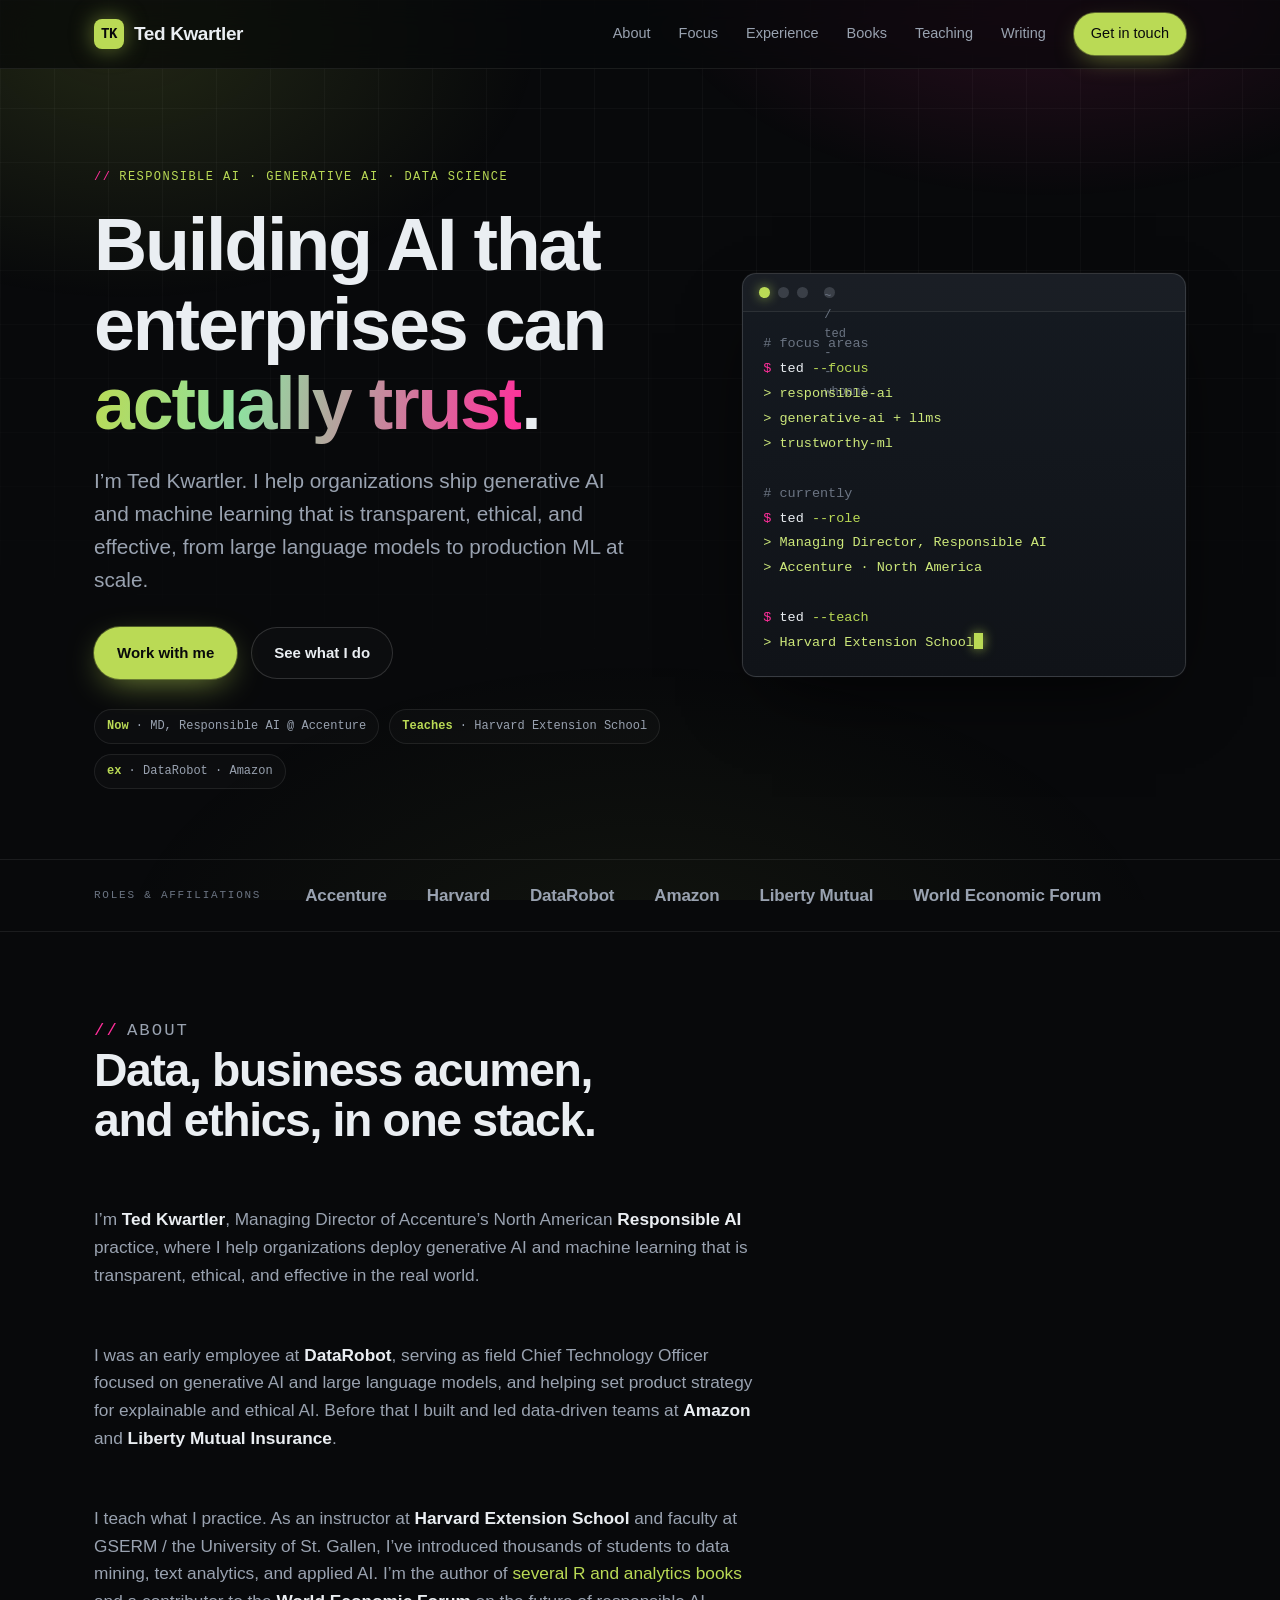
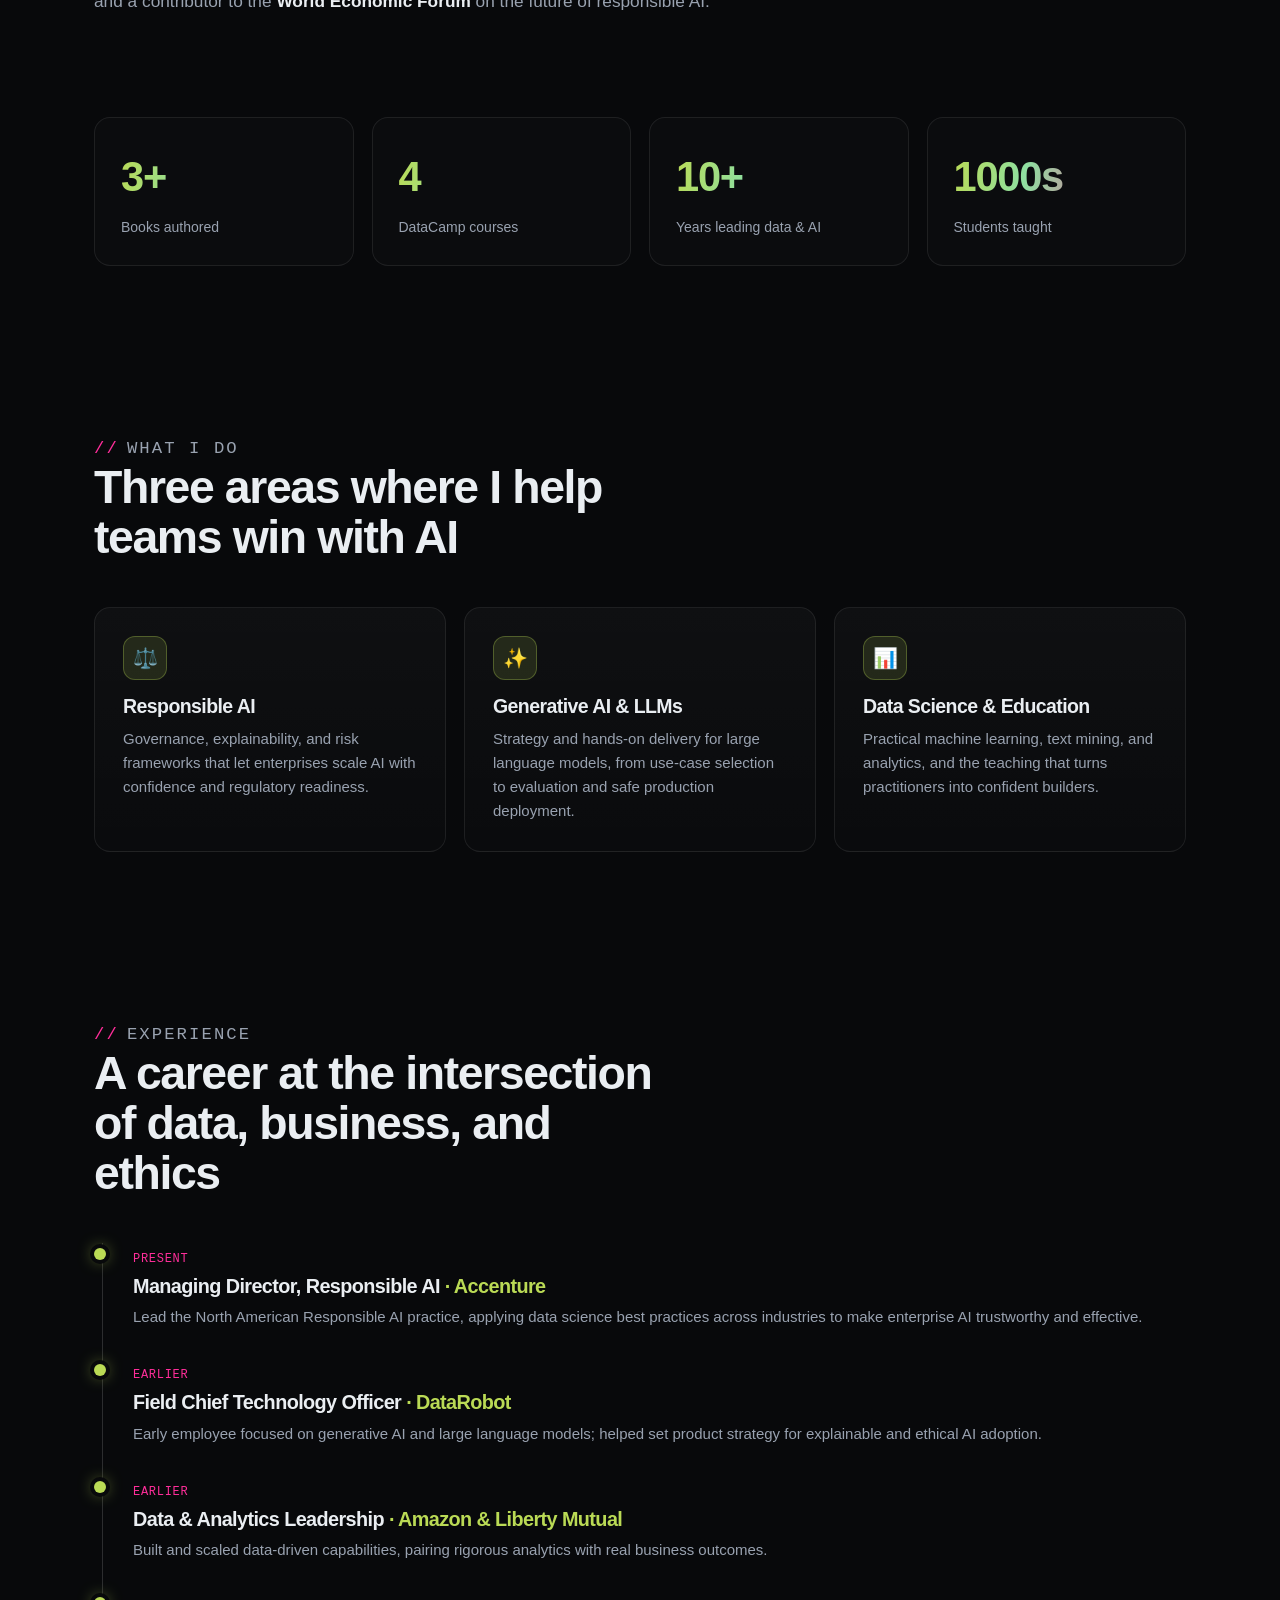
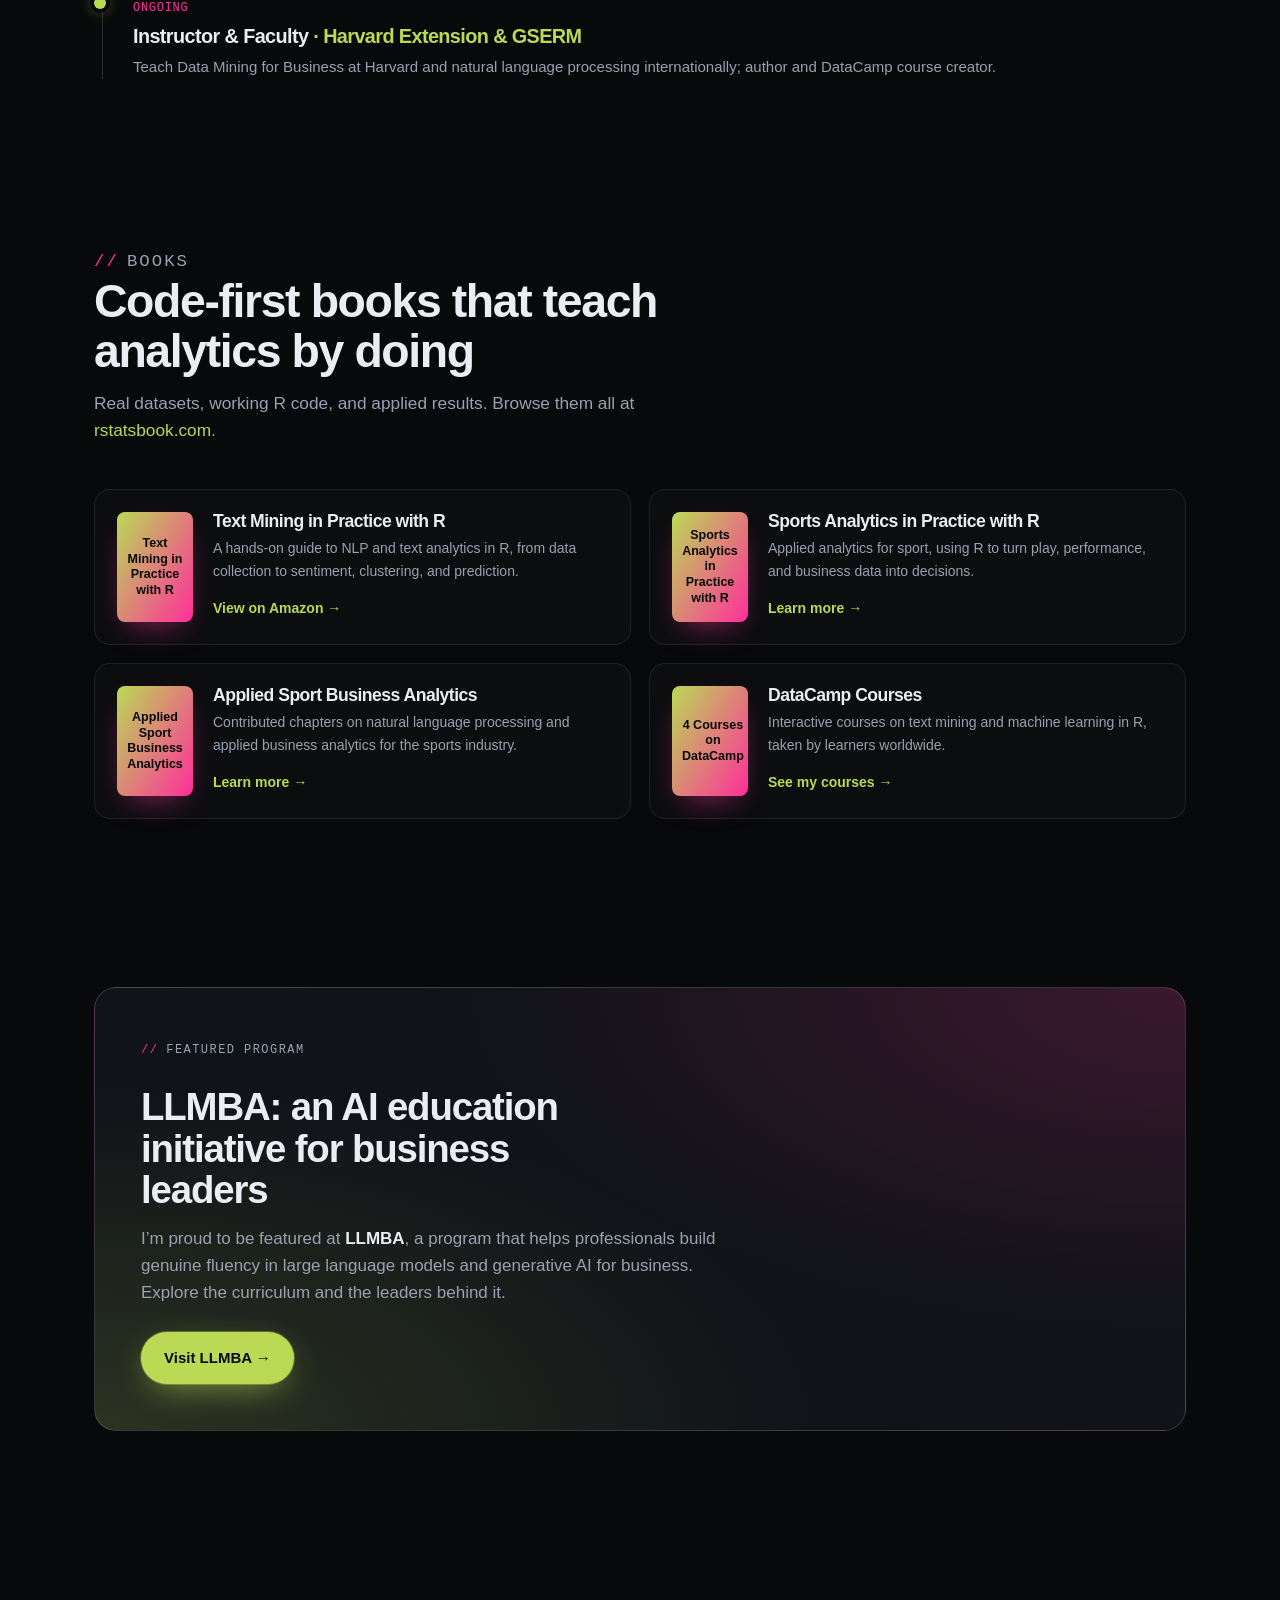
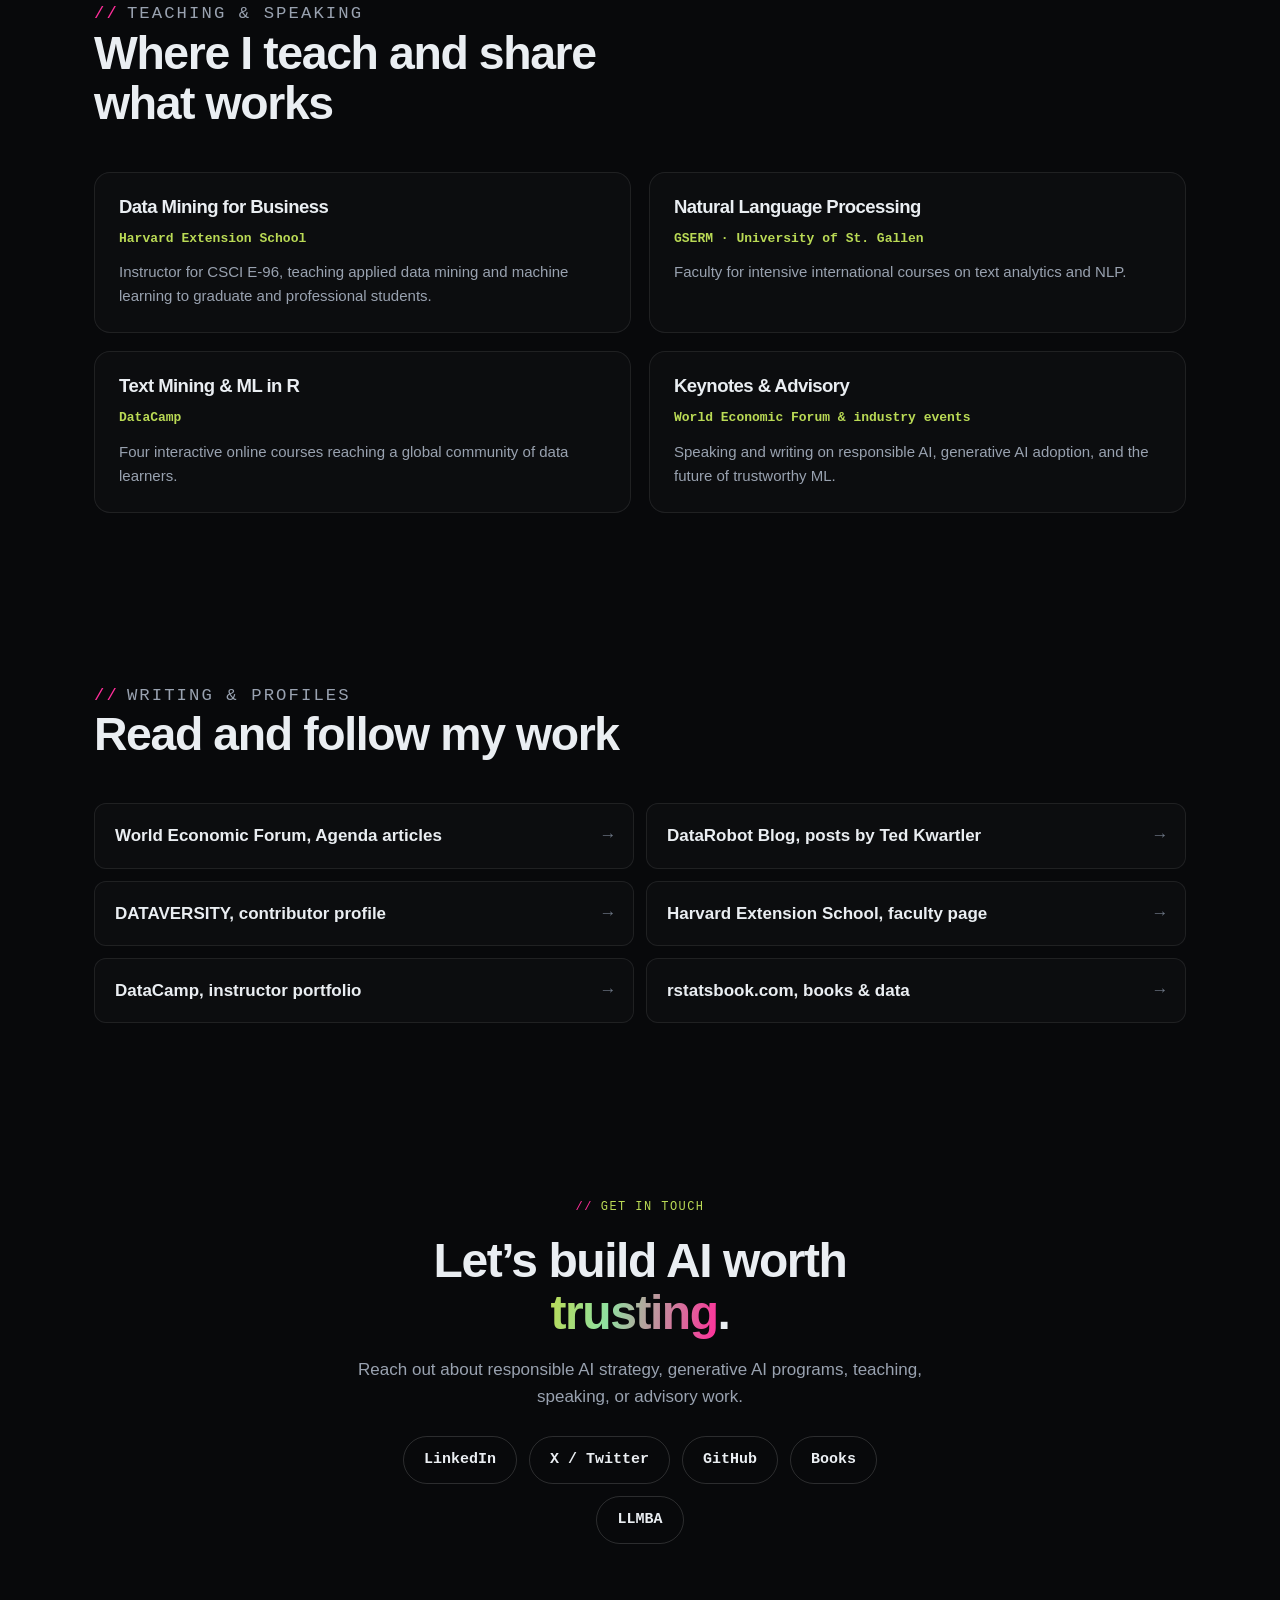
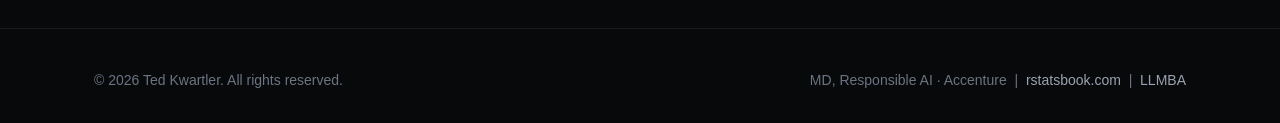
<file: index.html>
<!DOCTYPE html>
<html lang="en">
<head>
<meta charset="utf-8">
<meta name="viewport" content="width=device-width, initial-scale=1">
<title>Ted Kwartler, Responsible AI &amp; Generative AI Leader, Author, Harvard Instructor</title>
<meta name="description" content="Ted Kwartler is Managing Director of Responsible AI at Accenture, a Harvard Extension School instructor, and author of Text Mining in Practice with R. Formerly field CTO for generative AI at DataRobot, with leadership roles at Amazon and Liberty Mutual.">
<meta name="author" content="Ted Kwartler">
<meta name="keywords" content="Ted Kwartler, Edward Kwartler, Responsible AI, Generative AI, DataRobot, Accenture, Harvard Extension School, Text Mining in Practice with R, data science, machine learning, AI ethics, LLM">
<link rel="canonical" href="https://tedkwartler.com/">
<meta name="robots" content="index, follow, max-image-preview:large">
<meta name="theme-color" content="#08090b">

<!-- Open Graph -->
<meta property="og:type" content="profile">
<meta property="og:site_name" content="Ted Kwartler">
<meta property="og:title" content="Ted Kwartler, Responsible AI &amp; Generative AI Leader, Author, Educator">
<meta property="og:description" content="Managing Director of Responsible AI at Accenture, Harvard Extension School instructor, and author of Text Mining in Practice with R. Former field CTO for generative AI at DataRobot.">
<meta property="og:url" content="https://tedkwartler.com/">
<meta property="og:image" content="https://tedkwartler.com/assets/og-image.png">
<meta property="profile:first_name" content="Ted">
<meta property="profile:last_name" content="Kwartler">

<!-- Twitter -->
<meta name="twitter:card" content="summary_large_image">
<meta name="twitter:site" content="@tkwartler">
<meta name="twitter:creator" content="@tkwartler">
<meta name="twitter:title" content="Ted Kwartler, Responsible AI &amp; Generative AI Leader, Author, Educator">
<meta name="twitter:description" content="Managing Director of Responsible AI at Accenture, Harvard Extension School instructor, and author of Text Mining in Practice with R.">
<meta name="twitter:image" content="https://tedkwartler.com/assets/og-image.png">

<link rel="icon" href="/assets/favicon.svg" type="image/svg+xml">
<link rel="apple-touch-icon" href="/assets/favicon.svg">
<link rel="stylesheet" href="/assets/style.css">

<!-- Structured data: Person -->
<script type="application/ld+json">
{
  "@context": "https://schema.org",
  "@type": "Person",
  "name": "Ted Kwartler",
  "alternateName": "Edward Kwartler",
  "givenName": "Edward",
  "url": "https://tedkwartler.com/",
  "image": "https://tedkwartler.com/assets/og-image.png",
  "jobTitle": "Managing Director, Responsible AI",
  "worksFor": { "@type": "Organization", "name": "Accenture", "url": "https://www.accenture.com/" },
  "alumniOf": { "@type": "CollegeOrUniversity", "name": "University of Notre Dame, Mendoza College of Business" },
  "knowsAbout": ["Responsible AI", "Generative AI", "Large Language Models", "Data Science", "Machine Learning", "Text Mining", "AI Ethics", "Business Analytics"],
  "description": "Managing Director of Responsible AI at Accenture, Harvard Extension School instructor, and author of Text Mining in Practice with R. Former field CTO for generative AI at DataRobot.",
  "sameAs": [
    "https://www.linkedin.com/in/edwardkwartler/",
    "https://twitter.com/tkwartler",
    "https://github.com/kwartler",
    "https://extension.harvard.edu/faculty/ted-kwartler/",
    "https://www.datacamp.com/instructors/ehk116",
    "https://www.datarobot.com/blog/author/ted-kwartler/",
    "https://www.weforum.org/stories/authors/ted-kwartler/",
    "https://www.dataversity.net/contributors/ted-kwartler/",
    "https://gserm.org/instructors/ted-kwartler/",
    "https://www.amazon.com/Ted-Kwartler/e/B0725KCW27",
    "https://www.rstatsbook.com/"
  ]
}
</script>
</head>
<body>
<header class="site">
  <div class="wrap nav">
    <a class="brand" href="/"><span class="glyph">TK</span> Ted Kwartler</a>
    <button class="menu-btn" aria-label="Menu" aria-expanded="false">&#9776;</button>
    <nav class="nav-links" id="menu">
      <a href="#about">About</a>
      <a href="#focus">Focus</a>
      <a href="#experience">Experience</a>
      <a href="#books">Books</a>
      <a href="#teaching">Teaching</a>
      <a href="#writing">Writing</a>
      <a class="nav-cta" href="#contact">Get in touch</a>
    </nav>
  </div>
</header>

<main id="main">
<!-- HERO -->
<section class="hero">
  <div class="wrap">
    <div class="hero-grid">
      <div>
        <p class="kicker">Responsible AI &middot; Generative AI &middot; Data Science</p>
        <h1>Building AI that enterprises can <span class="grad">actually trust</span>.</h1>
        <p class="lead">I&rsquo;m Ted Kwartler. I help organizations ship generative AI and machine learning that is transparent, ethical, and effective, from large language models to production ML at scale.</p>
        <div class="btn-row">
          <a class="btn btn-primary" href="#contact">Work with me</a>
          <a class="btn btn-ghost" href="#focus">See what I do</a>
        </div>
        <div class="hero-meta">
          <span class="chip"><b>Now</b> &middot; MD, Responsible AI @ Accenture</span>
          <span class="chip"><b>Teaches</b> &middot; Harvard Extension School</span>
          <span class="chip"><b>ex</b> &middot; DataRobot &middot; Amazon</span>
        </div>
      </div>
      <div class="terminal" aria-hidden="true">
        <div class="bar"><span class="g"></span><span></span><span></span><span class="path">~ / ted --whoami</span></div>
<pre><span class="c"># focus areas</span>
<span class="p">$</span> ted <span class="k">--focus</span>
<span class="s">&gt; responsible-ai</span>
<span class="s">&gt; generative-ai + llms</span>
<span class="s">&gt; trustworthy-ml</span>

<span class="c"># currently</span>
<span class="p">$</span> ted <span class="k">--role</span>
<span class="s">&gt; Managing Director, Responsible AI</span>
<span class="s">&gt; Accenture &middot; North America</span>

<span class="p">$</span> ted <span class="k">--teach</span>
<span class="s">&gt; Harvard Extension School</span><span class="cursor"></span>
</pre>
      </div>
    </div>
  </div>
</section>

<!-- MARQUEE -->
<div class="marquee">
  <div class="wrap row">
    <span class="lbl">Roles &amp; affiliations</span>
    <div class="items">
      <span>Accenture</span><span>Harvard</span><span>DataRobot</span><span>Amazon</span><span>Liberty Mutual</span><span>World Economic Forum</span>
    </div>
  </div>
</div>

<!-- ABOUT -->
<section id="about">
  <div class="wrap">
    <div class="section-head">
      <p class="kicker">About</p>
      <h2>Data, business acumen, and ethics, in one stack.</h2>
    </div>
    <div style="max-width:70ch;color:var(--muted);font-size:1.08rem;display:grid;gap:18px">
      <p>I&rsquo;m <strong style="color:var(--text)">Ted Kwartler</strong>, Managing Director of Accenture&rsquo;s North American <strong style="color:var(--text)">Responsible AI</strong> practice, where I help organizations deploy generative AI and machine learning that is transparent, ethical, and effective in the real world.</p>
      <p>I was an early employee at <strong style="color:var(--text)">DataRobot</strong>, serving as field Chief Technology Officer focused on generative AI and large language models, and helping set product strategy for explainable and ethical AI. Before that I built and led data-driven teams at <strong style="color:var(--text)">Amazon</strong> and <strong style="color:var(--text)">Liberty Mutual Insurance</strong>.</p>
      <p>I teach what I practice. As an instructor at <strong style="color:var(--text)">Harvard Extension School</strong> and faculty at GSERM / the University of St. Gallen, I&rsquo;ve introduced thousands of students to data mining, text analytics, and applied AI. I&rsquo;m the author of <a href="https://www.rstatsbook.com/">several R and analytics books</a> and a contributor to the <strong style="color:var(--text)">World Economic Forum</strong> on the future of responsible AI.</p>
    </div>
  </div>
</section>

<!-- STATS -->
<section style="padding-top:0">
  <div class="wrap">
    <div class="stats">
      <div class="stat"><div class="n grad">3+</div><div class="l">Books authored</div></div>
      <div class="stat"><div class="n grad">4</div><div class="l">DataCamp courses</div></div>
      <div class="stat"><div class="n grad">10+</div><div class="l">Years leading data &amp; AI</div></div>
      <div class="stat"><div class="n grad">1000s</div><div class="l">Students taught</div></div>
    </div>
  </div>
</section>

<!-- FOCUS -->
<section id="focus">
  <div class="wrap">
    <div class="section-head">
      <p class="kicker">What I do</p>
      <h2>Three areas where I help teams win with AI</h2>
    </div>
    <div class="bento">
      <article class="card">
        <div class="ico">&#9878;&#65039;</div>
        <h3>Responsible AI</h3>
        <p>Governance, explainability, and risk frameworks that let enterprises scale AI with confidence and regulatory readiness.</p>
      </article>
      <article class="card">
        <div class="ico">&#10024;</div>
        <h3>Generative AI &amp; LLMs</h3>
        <p>Strategy and hands-on delivery for large language models, from use-case selection to evaluation and safe production deployment.</p>
      </article>
      <article class="card">
        <div class="ico">&#128202;</div>
        <h3>Data Science &amp; Education</h3>
        <p>Practical machine learning, text mining, and analytics, and the teaching that turns practitioners into confident builders.</p>
      </article>
    </div>
  </div>
</section>

<!-- EXPERIENCE -->
<section id="experience">
  <div class="wrap">
    <div class="section-head">
      <p class="kicker">Experience</p>
      <h2>A career at the intersection of data, business, and ethics</h2>
    </div>
    <div class="timeline">
      <div class="tl-item">
        <span class="when">Present</span>
        <h3>Managing Director, Responsible AI <span class="org">&middot; Accenture</span></h3>
        <p>Lead the North American Responsible AI practice, applying data science best practices across industries to make enterprise AI trustworthy and effective.</p>
      </div>
      <div class="tl-item">
        <span class="when">Earlier</span>
        <h3>Field Chief Technology Officer <span class="org">&middot; DataRobot</span></h3>
        <p>Early employee focused on generative AI and large language models; helped set product strategy for explainable and ethical AI adoption.</p>
      </div>
      <div class="tl-item">
        <span class="when">Earlier</span>
        <h3>Data &amp; Analytics Leadership <span class="org">&middot; Amazon &amp; Liberty Mutual</span></h3>
        <p>Built and scaled data-driven capabilities, pairing rigorous analytics with real business outcomes.</p>
      </div>
      <div class="tl-item">
        <span class="when">Ongoing</span>
        <h3>Instructor &amp; Faculty <span class="org">&middot; Harvard Extension &amp; GSERM</span></h3>
        <p>Teach Data Mining for Business at Harvard and natural language processing internationally; author and DataCamp course creator.</p>
      </div>
    </div>
  </div>
</section>

<!-- BOOKS -->
<section id="books">
  <div class="wrap">
    <div class="section-head">
      <p class="kicker">Books</p>
      <h2>Code-first books that teach analytics by doing</h2>
      <p>Real datasets, working R code, and applied results. Browse them all at <a href="https://www.rstatsbook.com/">rstatsbook.com</a>.</p>
    </div>
    <div class="books">
      <article class="book">
        <div class="spine">Text Mining in Practice with R</div>
        <div>
          <h3>Text Mining in Practice with R</h3>
          <p>A hands-on guide to NLP and text analytics in R, from data collection to sentiment, clustering, and prediction.</p>
          <a href="https://www.amazon.com/Ted-Kwartler/e/B0725KCW27">View on Amazon &rarr;</a>
        </div>
      </article>
      <article class="book">
        <div class="spine">Sports Analytics in Practice with R</div>
        <div>
          <h3>Sports Analytics in Practice with R</h3>
          <p>Applied analytics for sport, using R to turn play, performance, and business data into decisions.</p>
          <a href="https://www.rstatsbook.com/">Learn more &rarr;</a>
        </div>
      </article>
      <article class="book">
        <div class="spine">Applied Sport Business Analytics</div>
        <div>
          <h3>Applied Sport Business Analytics</h3>
          <p>Contributed chapters on natural language processing and applied business analytics for the sports industry.</p>
          <a href="https://www.rstatsbook.com/">Learn more &rarr;</a>
        </div>
      </article>
      <article class="book">
        <div class="spine">4 Courses on DataCamp</div>
        <div>
          <h3>DataCamp Courses</h3>
          <p>Interactive courses on text mining and machine learning in R, taken by learners worldwide.</p>
          <a href="https://www.datacamp.com/instructors/ehk116">See my courses &rarr;</a>
        </div>
      </article>
    </div>
  </div>
</section>

<!-- LLMBA FEATURE -->
<section id="llmba">
  <div class="wrap">
    <div class="feature">
      <p class="kicker">Featured program</p>
      <h2>LLMBA: an AI education initiative for business leaders</h2>
      <p>I&rsquo;m proud to be featured at <strong style="color:var(--text)">LLMBA</strong>, a program that helps professionals build genuine fluency in large language models and generative AI for business. Explore the curriculum and the leaders behind it.</p>
      <a class="btn btn-primary" href="https://llmba.com/">Visit LLMBA &rarr;</a>
    </div>
  </div>
</section>

<!-- TEACHING -->
<section id="teaching">
  <div class="wrap">
    <div class="section-head">
      <p class="kicker">Teaching &amp; speaking</p>
      <h2>Where I teach and share what works</h2>
    </div>
    <div class="teach">
      <div class="item">
        <h3>Data Mining for Business</h3>
        <span class="host">Harvard Extension School</span>
        <p>Instructor for CSCI E-96, teaching applied data mining and machine learning to graduate and professional students.</p>
      </div>
      <div class="item">
        <h3>Natural Language Processing</h3>
        <span class="host">GSERM &middot; University of St. Gallen</span>
        <p>Faculty for intensive international courses on text analytics and NLP.</p>
      </div>
      <div class="item">
        <h3>Text Mining &amp; ML in R</h3>
        <span class="host">DataCamp</span>
        <p>Four interactive online courses reaching a global community of data learners.</p>
      </div>
      <div class="item">
        <h3>Keynotes &amp; Advisory</h3>
        <span class="host">World Economic Forum &amp; industry events</span>
        <p>Speaking and writing on responsible AI, generative AI adoption, and the future of trustworthy ML.</p>
      </div>
    </div>
  </div>
</section>

<!-- WRITING -->
<section id="writing">
  <div class="wrap">
    <div class="section-head">
      <p class="kicker">Writing &amp; profiles</p>
      <h2>Read and follow my work</h2>
    </div>
    <div class="links">
      <a href="https://www.weforum.org/stories/authors/ted-kwartler/">World Economic Forum, Agenda articles <span class="arw">&rarr;</span></a>
      <a href="https://www.datarobot.com/blog/author/ted-kwartler/">DataRobot Blog, posts by Ted Kwartler <span class="arw">&rarr;</span></a>
      <a href="https://www.dataversity.net/contributors/ted-kwartler/">DATAVERSITY, contributor profile <span class="arw">&rarr;</span></a>
      <a href="https://extension.harvard.edu/faculty/ted-kwartler/">Harvard Extension School, faculty page <span class="arw">&rarr;</span></a>
      <a href="https://www.datacamp.com/instructors/ehk116">DataCamp, instructor portfolio <span class="arw">&rarr;</span></a>
      <a href="https://www.rstatsbook.com/">rstatsbook.com, books &amp; data <span class="arw">&rarr;</span></a>
    </div>
  </div>
</section>

<!-- CONTACT -->
<section id="contact">
  <div class="wrap">
    <div class="contact-box">
      <p class="kicker" style="justify-content:center">Get in touch</p>
      <h2 style="font-size:clamp(2rem,4.6vw,3rem);margin:0 0 14px;">Let&rsquo;s build AI worth <span class="grad">trusting</span>.</h2>
      <p style="color:var(--muted)">Reach out about responsible AI strategy, generative AI programs, teaching, speaking, or advisory work.</p>
      <div class="socials">
        <a href="https://www.linkedin.com/in/edwardkwartler/">LinkedIn</a>
        <a href="https://twitter.com/tkwartler">X / Twitter</a>
        <a href="https://github.com/kwartler">GitHub</a>
        <a href="https://www.rstatsbook.com/">Books</a>
        <a href="https://llmba.com/">LLMBA</a>
      </div>
    </div>
  </div>
</section>
</main>

<footer class="site">
  <div class="wrap">
    <div>&copy; <span id="year">2026</span> Ted Kwartler. All rights reserved.</div>
    <div>MD, Responsible AI &middot; Accenture &nbsp;|&nbsp; <a href="https://www.rstatsbook.com/">rstatsbook.com</a> &nbsp;|&nbsp; <a href="https://llmba.com/">LLMBA</a></div>
  </div>
</footer>

<script>
  document.getElementById('year').textContent = new Date().getFullYear();
  var btn = document.querySelector('.menu-btn'), menu = document.getElementById('menu');
  btn.addEventListener('click', function () { var o = menu.classList.toggle('open'); btn.setAttribute('aria-expanded', o); });
  menu.querySelectorAll('a').forEach(function (a) { a.addEventListener('click', function () { menu.classList.remove('open'); }); });
</script>
</body>
</html>
</file>
<file: assets/style.css>
/* tedkwartler.com - engineering-platform dark theme (#bada55 lime + magenta on black) */
:root {
  --bg: #08090b;
  --bg-2: #0d0f12;
  --panel: #101318;
  --panel-2: #151a21;
  --line: rgba(255,255,255,.08);
  --line-2: rgba(255,255,255,.15);
  --text: #eaeef2;
  --muted: #99a2b0;
  --dim: #6b7482;
  --lime: #bada55;
  --lime-2: #cde87a;
  --lime-soft: rgba(186,218,85,.13);
  --magenta: #ff2e9a;
  --magenta-2: #ff67b8;
  --magenta-soft: rgba(255,46,154,.13);
  --grad: linear-gradient(100deg, #bada55 0%, #8fe0a0 35%, #ff2e9a 100%);
  --grad-2: linear-gradient(120deg, #bada55, #ff2e9a);
  --radius: 16px;
  --maxw: 1140px;
  --font-sans: -apple-system, BlinkMacSystemFont, "Segoe UI", Inter, Roboto, Helvetica, Arial, sans-serif;
  --font-mono: "SF Mono", ui-monospace, "JetBrains Mono", "Cascadia Code", Menlo, Consolas, monospace;
}
* { box-sizing: border-box; }
html { scroll-behavior: smooth; -webkit-text-size-adjust: 100%; }
body {
  margin: 0;
  font-family: var(--font-sans);
  color: var(--text);
  background: var(--bg);
  line-height: 1.6;
  font-size: 17px;
  -webkit-font-smoothing: antialiased;
  overflow-x: hidden;
}
/* Ambient background: grid + accent glows */
body::before {
  content: ""; position: fixed; inset: 0; z-index: -2; pointer-events: none;
  background-image:
    linear-gradient(to right, rgba(255,255,255,.03) 1px, transparent 1px),
    linear-gradient(to bottom, rgba(255,255,255,.03) 1px, transparent 1px);
  background-size: 54px 54px;
  mask-image: radial-gradient(120% 80% at 50% 0%, #000 40%, transparent 100%);
  -webkit-mask-image: radial-gradient(120% 80% at 50% 0%, #000 40%, transparent 100%);
}
body::after {
  content: ""; position: fixed; inset: 0; z-index: -3; pointer-events: none;
  background:
    radial-gradient(46% 40% at 82% -6%, rgba(255,46,154,.16), transparent 70%),
    radial-gradient(46% 42% at 10% 4%, rgba(186,218,85,.14), transparent 70%),
    radial-gradient(60% 50% at 50% 108%, rgba(186,218,85,.06), transparent 70%);
}
h1,h2,h3,h4 { font-family: var(--font-sans); font-weight: 750; line-height: 1.08; letter-spacing: -.03em; margin: 0; }
a { color: var(--lime); text-decoration: none; }
a:hover { color: var(--lime-2); }
img { max-width: 100%; display: block; }
.wrap { max-width: var(--maxw); margin: 0 auto; padding: 0 24px; }

/* mono kicker */
.kicker {
  font-family: var(--font-mono); font-size: 12px; letter-spacing: .12em;
  text-transform: uppercase; color: var(--lime); margin: 0 0 18px;
  display: inline-flex; align-items: center; gap: 8px;
}
.kicker::before { content: "//"; color: var(--magenta); }
.grad { background: var(--grad); -webkit-background-clip: text; background-clip: text; color: transparent; }

/* Header */
header.site {
  position: sticky; top: 0; z-index: 50;
  background: rgba(8,9,11,.72); backdrop-filter: saturate(160%) blur(14px);
  border-bottom: 1px solid var(--line);
}
.nav { display: flex; align-items: center; justify-content: space-between; height: 68px; }
.brand { font-weight: 800; font-size: 19px; color: var(--text); letter-spacing: -.02em; display: flex; align-items: center; gap: 10px; }
.brand:hover { color: var(--text); }
.brand .glyph { font-family: var(--font-mono); color: var(--bg); background: var(--lime); width: 30px; height: 30px; border-radius: 8px; display: grid; place-items: center; font-weight: 700; font-size: 14px; box-shadow: 0 0 22px rgba(186,218,85,.5); }
.nav-links { display: flex; gap: 28px; align-items: center; }
.nav-links a { color: var(--muted); font-size: 14.5px; font-weight: 500; }
.nav-links a:hover { color: var(--text); }
.nav-cta {
  color: var(--bg) !important; background: var(--lime); padding: 9px 17px; border-radius: 999px;
  font-size: 14px; font-weight: 700; box-shadow: 0 0 0 1px rgba(186,218,85,.4), 0 8px 26px -8px rgba(186,218,85,.6);
}
.nav-cta:hover { background: var(--lime-2); }
.menu-btn { display: none; background: none; border: 0; color: var(--text); font-size: 24px; cursor: pointer; }
@media (max-width: 860px) {
  .nav-links { display: none; }
  .nav-links.open { display: flex; flex-direction: column; position: absolute; top: 68px; left: 0; right: 0; background: var(--bg-2); border-bottom: 1px solid var(--line); padding: 18px 24px; gap: 18px; }
  .menu-btn { display: block; }
}

/* Buttons */
.btn { display: inline-flex; align-items: center; gap: 8px; padding: 13px 22px; border-radius: 999px; font-weight: 700; font-size: 15px; border: 1px solid transparent; cursor: pointer; transition: transform .15s ease, box-shadow .2s ease, background .2s ease; }
.btn-primary { background: var(--lime); color: var(--bg); box-shadow: 0 0 0 1px rgba(186,218,85,.35), 0 10px 34px -10px rgba(186,218,85,.7); }
.btn-primary:hover { background: var(--lime-2); color: var(--bg); transform: translateY(-2px); }
.btn-ghost { background: rgba(255,255,255,.02); color: var(--text); border-color: var(--line-2); }
.btn-ghost:hover { border-color: var(--magenta); color: var(--text); box-shadow: 0 0 26px -6px rgba(255,46,154,.5); transform: translateY(-2px); }

/* Hero */
.hero { padding: 92px 0 70px; }
.hero-grid { display: grid; grid-template-columns: 1.15fr .85fr; gap: 48px; align-items: center; }
.hero h1 { font-size: clamp(2.6rem, 6.4vw, 4.6rem); margin: 0 0 20px; }
.hero .lead { font-size: clamp(1.08rem, 2.2vw, 1.3rem); color: var(--muted); max-width: 46ch; margin: 0 0 30px; }
.btn-row { display: flex; flex-wrap: wrap; gap: 14px; }
.hero-meta { margin-top: 30px; display: flex; flex-wrap: wrap; gap: 10px; }
.chip { font-family: var(--font-mono); font-size: 12px; color: var(--muted); border: 1px solid var(--line); background: rgba(255,255,255,.02); padding: 7px 12px; border-radius: 999px; }
.chip b { color: var(--lime); font-weight: 600; }

/* Terminal card */
.terminal { background: linear-gradient(180deg, var(--panel-2), var(--panel)); border: 1px solid var(--line-2); border-radius: 14px; overflow: hidden; box-shadow: 0 30px 80px -30px rgba(0,0,0,.9), 0 0 0 1px rgba(255,255,255,.02); }
.terminal .bar { display: flex; align-items: center; gap: 8px; padding: 13px 16px; border-bottom: 1px solid var(--line); background: rgba(255,255,255,.02); }
.terminal .bar span { width: 11px; height: 11px; border-radius: 50%; background: #3a3f47; }
.terminal .bar span.g { background: var(--lime); box-shadow: 0 0 12px rgba(186,218,85,.7); }
.terminal .bar .path { margin-left: 8px; font-family: var(--font-mono); font-size: 12px; color: var(--dim); }
.terminal pre { margin: 0; padding: 20px; font-family: var(--font-mono); font-size: 13.5px; line-height: 1.85; color: var(--text); overflow-x: auto; }
.terminal .c { color: var(--dim); }
.terminal .p { color: var(--magenta); }
.terminal .k { color: var(--lime); }
.terminal .s { color: var(--lime-2); }
.terminal .cursor { display: inline-block; width: 9px; height: 16px; background: var(--lime); vertical-align: -3px; box-shadow: 0 0 12px rgba(186,218,85,.8); animation: blink 1.1s steps(1) infinite; }
@keyframes blink { 50% { opacity: 0; } }
@media (max-width: 900px) { .hero-grid { grid-template-columns: 1fr; gap: 34px; } .terminal { order: 2; } }

/* Marquee logos */
.marquee { border-top: 1px solid var(--line); border-bottom: 1px solid var(--line); padding: 22px 0; overflow: hidden; }
.marquee .row { display: flex; align-items: center; gap: 44px; white-space: nowrap; }
.marquee .lbl { font-family: var(--font-mono); font-size: 11px; letter-spacing: .16em; text-transform: uppercase; color: var(--dim); }
.marquee .items { display: flex; gap: 40px; }
.marquee .items span { color: var(--muted); font-weight: 700; font-size: 17px; letter-spacing: -.01em; }

/* Sections */
section { padding: 84px 0; position: relative; }
.section-head { max-width: 62ch; margin-bottom: 44px; }
.section-head h2 { font-size: clamp(1.9rem, 4vw, 2.9rem); margin: 0 0 14px; }
.section-head p { color: var(--muted); margin: 0; font-size: 1.08rem; }

/* Bento / cards */
.bento { display: grid; grid-template-columns: repeat(3, 1fr); gap: 18px; }
.card { position: relative; background: linear-gradient(180deg, rgba(255,255,255,.03), rgba(255,255,255,.01)); border: 1px solid var(--line); border-radius: var(--radius); padding: 28px; overflow: hidden; transition: transform .18s ease, border-color .18s ease, box-shadow .25s ease; }
.card::before { content: ""; position: absolute; inset: 0; border-radius: inherit; padding: 1px; background: var(--grad-2); -webkit-mask: linear-gradient(#000 0 0) content-box, linear-gradient(#000 0 0); -webkit-mask-composite: xor; mask-composite: exclude; opacity: 0; transition: opacity .25s ease; }
.card:hover { transform: translateY(-4px); box-shadow: 0 24px 60px -30px rgba(255,46,154,.4); }
.card:hover::before { opacity: .8; }
.card .ico { width: 44px; height: 44px; border-radius: 12px; display: grid; place-items: center; font-size: 20px; margin-bottom: 16px; background: var(--lime-soft); border: 1px solid rgba(186,218,85,.3); }
.card h3 { font-size: 1.22rem; margin: 0 0 10px; }
.card p { margin: 0; color: var(--muted); font-size: 15px; }
@media (max-width: 860px) { .bento { grid-template-columns: 1fr; } }

/* Stats */
.stats { display: grid; grid-template-columns: repeat(4, 1fr); gap: 18px; }
.stat { border: 1px solid var(--line); border-radius: var(--radius); padding: 26px; background: rgba(255,255,255,.015); }
.stat .n { font-size: clamp(1.8rem, 4vw, 2.6rem); font-weight: 800; letter-spacing: -.03em; }
.stat .l { color: var(--muted); font-size: 14px; margin-top: 6px; }
@media (max-width: 760px) { .stats { grid-template-columns: repeat(2, 1fr); } }

/* Timeline */
.timeline { border-left: 1px solid var(--line-2); margin-left: 8px; padding-left: 30px; display: grid; gap: 30px; }
.tl-item { position: relative; }
.tl-item::before { content: ""; position: absolute; left: -39px; top: 5px; width: 12px; height: 12px; border-radius: 50%; background: var(--lime); box-shadow: 0 0 0 4px var(--bg), 0 0 16px rgba(186,218,85,.8); }
.tl-item .when { font-family: var(--font-mono); font-size: 12px; letter-spacing: .06em; color: var(--magenta); text-transform: uppercase; }
.tl-item h3 { margin: 6px 0 4px; font-size: 1.24rem; }
.tl-item .org { color: var(--lime); font-weight: 600; }
.tl-item p { margin: 8px 0 0; color: var(--muted); font-size: 15px; }

/* Books */
.books { display: grid; grid-template-columns: repeat(2, 1fr); gap: 18px; }
.book { display: flex; gap: 20px; background: rgba(255,255,255,.02); border: 1px solid var(--line); border-radius: var(--radius); padding: 22px; transition: border-color .2s ease, box-shadow .25s ease; }
.book:hover { border-color: var(--line-2); box-shadow: 0 20px 50px -30px rgba(186,218,85,.4); }
.book .spine { width: 76px; min-width: 76px; height: 110px; border-radius: 8px; display: grid; place-items: center; color: var(--bg); font-weight: 800; text-align: center; font-size: 12.5px; padding: 10px; line-height: 1.25; background: var(--grad-2); box-shadow: 0 12px 30px -12px rgba(255,46,154,.6); }
.book h3 { margin: 0 0 6px; font-size: 1.1rem; }
.book p { margin: 0 0 12px; color: var(--muted); font-size: 14px; }
.book a { font-weight: 700; font-size: 14px; }
@media (max-width: 720px) { .books { grid-template-columns: 1fr; } }

/* Teach */
.teach { display: grid; grid-template-columns: repeat(2, 1fr); gap: 18px; }
.teach .item { background: rgba(255,255,255,.02); border: 1px solid var(--line); border-radius: var(--radius); padding: 24px; }
.teach .item h3 { margin: 0 0 6px; font-size: 1.16rem; }
.teach .item .host { font-family: var(--font-mono); color: var(--lime); font-weight: 600; font-size: 13px; }
.teach .item p { color: var(--muted); font-size: 15px; margin: 10px 0 0; }
@media (max-width: 720px) { .teach { grid-template-columns: 1fr; } }

/* Feature (LLMBA) */
.feature { position: relative; border: 1px solid var(--line-2); border-radius: 22px; padding: 46px; overflow: hidden; background: radial-gradient(120% 140% at 100% 0%, rgba(255,46,154,.18), transparent 55%), radial-gradient(120% 140% at 0% 100%, rgba(186,218,85,.16), transparent 55%), var(--panel); }
.feature h2 { font-size: clamp(1.7rem, 3.6vw, 2.4rem); margin: 0 0 14px; max-width: 22ch; }
.feature p { color: var(--muted); max-width: 62ch; margin: 0 0 26px; }

/* Links */
.links { display: grid; grid-template-columns: repeat(2, 1fr); gap: 12px; }
.links a { display: flex; justify-content: space-between; align-items: center; gap: 14px; background: rgba(255,255,255,.02); border: 1px solid var(--line); border-radius: 12px; padding: 18px 20px; color: var(--text); font-weight: 600; transition: border-color .2s ease, color .2s ease; }
.links a:hover { border-color: var(--lime); color: var(--lime); }
.links a .arw { color: var(--dim); font-family: var(--font-mono); }
@media (max-width: 720px) { .links { grid-template-columns: 1fr; } }

/* Contact */
.contact-box { text-align: center; max-width: 60ch; margin: 0 auto; }
.socials { display: flex; justify-content: center; flex-wrap: wrap; gap: 12px; margin-top: 26px; }
.socials a { display: inline-flex; align-items: center; gap: 8px; padding: 11px 20px; border: 1px solid var(--line-2); border-radius: 999px; color: var(--text); font-weight: 600; font-size: 15px; font-family: var(--font-mono); }
.socials a:hover { border-color: var(--lime); color: var(--lime); box-shadow: 0 0 24px -8px rgba(186,218,85,.6); }

/* Footer */
footer.site { border-top: 1px solid var(--line); padding: 40px 0; color: var(--dim); font-size: 14px; }
footer.site .wrap { display: flex; justify-content: space-between; flex-wrap: wrap; gap: 16px; }
footer.site a { color: var(--muted); }
footer.site a:hover { color: var(--lime); }

@media (prefers-reduced-motion: reduce) { .cursor { animation: none; } * { scroll-behavior: auto; } }
</file>
